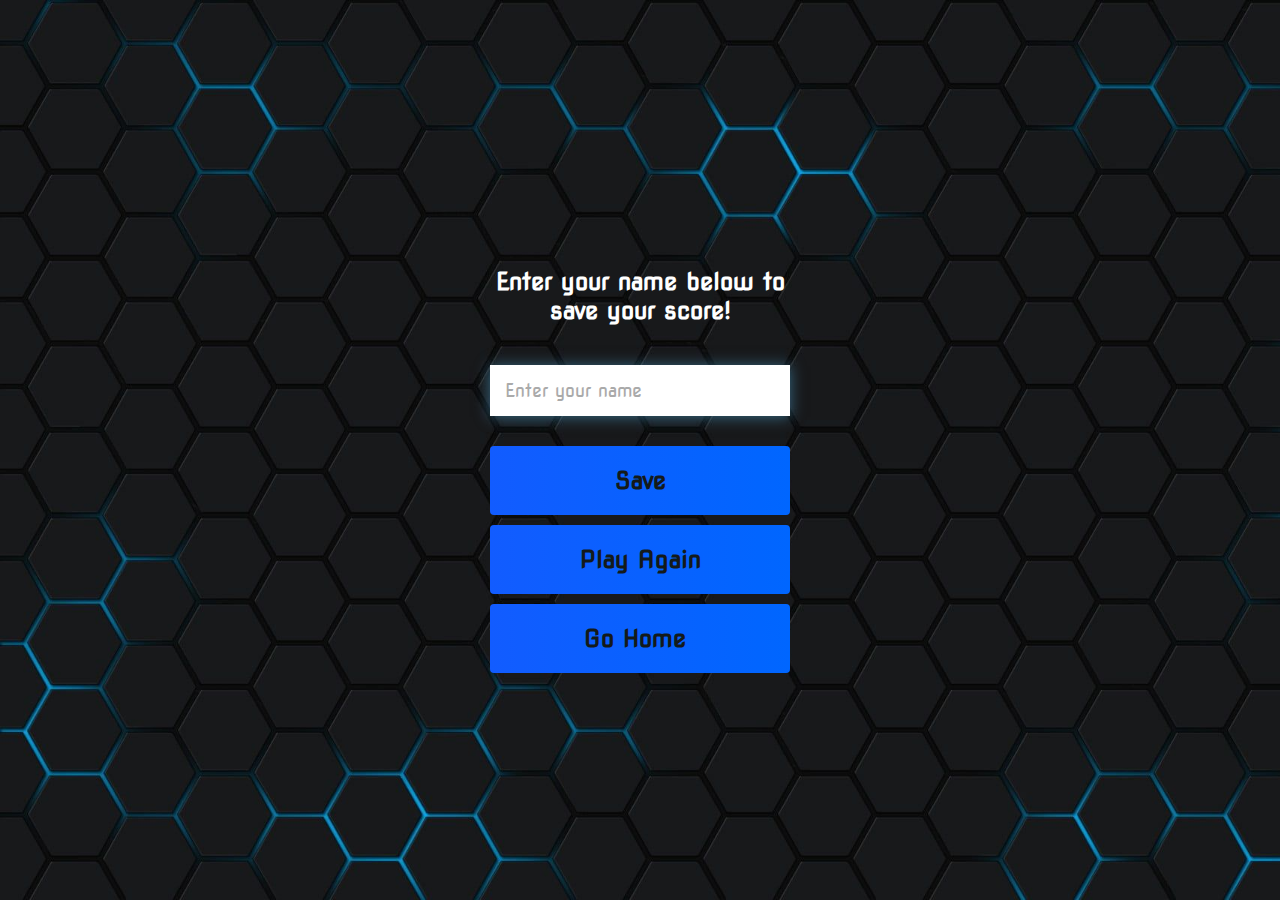
<file: end.html>
<!DOCTYPE html>
<html lang="en">
<head>
    <meta charset="UTF-8">
    <meta http-equiv="X-UA-Compatible" content="IE=edge">
    <meta name="viewport" content="width=device-width, initial-scale=1.0">
    <title>Document</title>
    <link rel="stylesheet" href="style.css">
    <link rel="stylesheet" href="https://use.fontawesome.com/releases/v5.15.2/css/all.css" integrity="sha384-vSIIfh2YWi9wW0r9iZe7RJPrKwp6bG+s9QZMoITbCckVJqGCCRhc+ccxNcdpHuYu" crossorigin="anonymous">
</head>
<body>
    <div class="container">
        <div id="end" class="flex-center flex-column">
            <h1 id="finalScore">0</h1>
            <form class="end-form-container">
                <h2 id="end-text">Enter your name below to save your score!</h2>
                <input type="text" name="name" id="username" placeholder="Enter your name">
                <button class="btn" id="saveScoreBtn" type="submit" onclick="saveHighScore(event)" disabled>Save</button>
            </form>
            <a href="game.html" class="btn">Play Again</a>
            <a href="index.html" class="btn">Go Home<i class="fas fa-home"></i></a>
        </div>
    </div>
    <script src="end.js"></script>
</body>
</html>
</file>
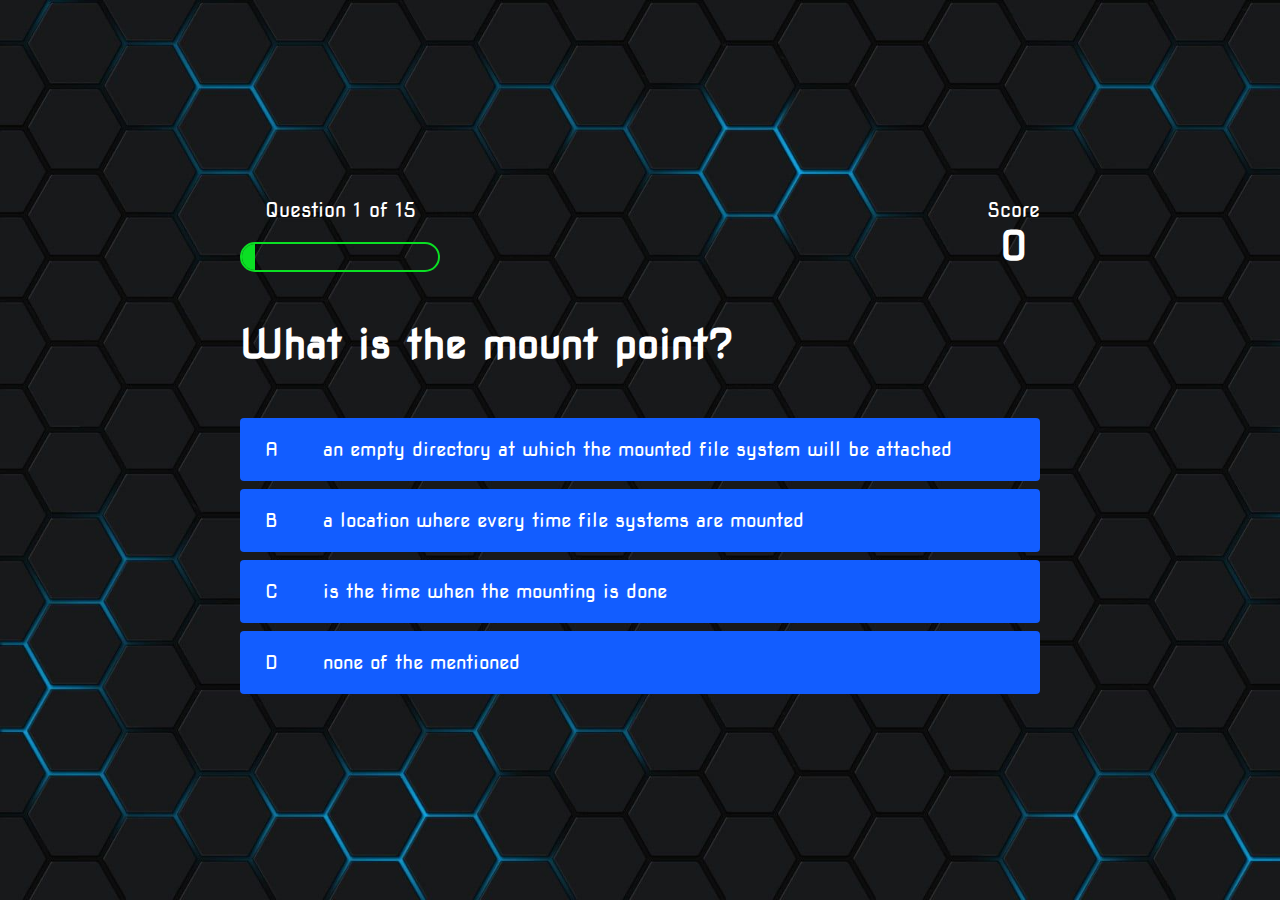
<file: game.html>
<!DOCTYPE html>
<html lang="en">
<head>
    <meta charset="UTF-8">
    <meta http-equiv="X-UA-Compatible" content="IE=edge">
    <meta name="viewport" content="width=device-width, initial-scale=1.0">
    <title>Quiz Page</title>
</head>
<link rel="stylesheet" href="style.css">
<link rel="stylesheet" href="game.css">
<body>
    <div class="container">
        <div id="game" class="justify-center flex-column">
            <div id="hud">
                <div class="hud-item">
                    <p id="progressText" class="hud-prefix">
                        Question
                    </p>
                    <div id="progressBar">
                        <div id="progressBarFull"></div>
                    </div>
                </div>
                <div class="hud-item">
                    <p class="hud-prefix">
                        Score
                    </p>
                    <h1 class="hud-main-text" id="score">
                        0
                    </h1>
                </div>
            </div>
            <h1 id="question">What is the answer to this question</h1>
            <div class="choice-container">
                <p class="choice-prefix">A</p>
                <p class="choice-text" data-number="1">Choice 1</p>
            </div>
            <div class="choice-container">
                <p class="choice-prefix">B</p>
                <p class="choice-text" data-number="2">Choice 2</p>
            </div>
            <div class="choice-container">
                <p class="choice-prefix">C</p>
                <p class="choice-text" data-number="3">Choice 3</p>
            </div>
            <div class="choice-container">
                <p class="choice-prefix">D</p>
                <p class="choice-text" data-number="4">Choice 4</p>
            </div>
        </div>
    </div>
    <script src="game.js"></script>
</body>
</html>
</file>
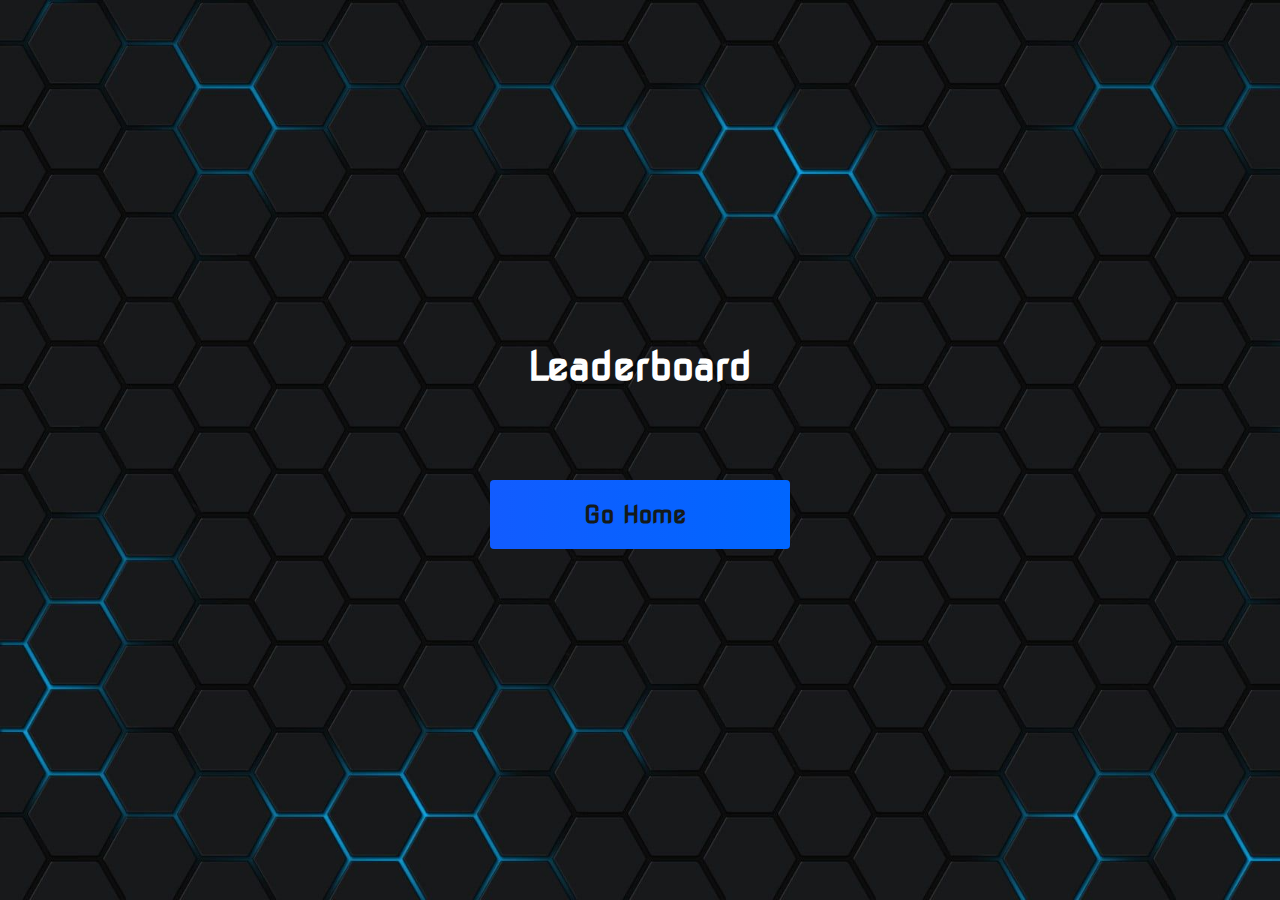
<file: highscores.html>
<!DOCTYPE html>
<html lang="en">
<head>
    <meta charset="UTF-8">
    <meta http-equiv="X-UA-Compatible" content="IE=edge">
    <meta name="viewport" content="width=device-width, initial-scale=1.0">
    <title>High Scores</title>
    <link rel="stylesheet" href="style.css">
    <link rel="stylesheet" href="highscores.css">
    <link rel="stylesheet" href="https://use.fontawesome.com/releases/v5.15.2/css/all.css" integrity="sha384-vSIIfh2YWi9wW0r9iZe7RJPrKwp6bG+s9QZMoITbCckVJqGCCRhc+ccxNcdpHuYu" crossorigin="anonymous">
</head>
<body>
    <div class="container">
        <div id="highScores" class="flex-center flex-column">
            <h1 id="finalScore">Leaderboard</h1>
            <ul id="highScoresList"></ul>
            <a href="index.html" class="btn">Go Home<i class="fas fa-home"></i></a>
        </div>
    </div>
    <script src="highscores.js"></script>
    
</body>
</html>
</file>
<file: style.css>
@import url('https://fonts.googleapis.com/css2?family=Nova+Square&display=swap');

:root {
    /*background-color: rgb(29, 26, 26)*/
    background-image: url('de.jpg');
    background-repeat: no-repeat;
    background-attachment: fixed;
    background-size: cover;
    
}


* {
  box-sizing: border-box;
  margin: 0;
  padding: 0;
  font-size: 62.5%;
  font-family: 'Nova Square', cursive;  
}

#icon {
    width: 50px;
    background-color: grey;
    border-radius: 50%;
    display: flex;
    float: right;
    margin-right: 10px;
    margin-top: 10px;
    cursor: pointer;
  }

h1 {
    font-size: 4rem;
    color: #fff;
    margin-bottom: 5rem;
    font-weight: bold;
}

h2 {
    font-size: 4.2rem;
    margin-bottom: 4rem;
}

.container{
    width: 10vw;
    height: 100vh;
    display: flex;
    justify-content: center;
    align-items: center;
    max-width: 80rem;
    margin: 0 auto;
    padding: 2rem;
    
}

.flex-column{
    display: flex;
    flex-direction: column;
}

.flex-center {
    justify-content: center;
    align-items: center;
}

.justify-center {
    justify-content: center;
}

.text-center {
    text-align: center;
}

.hidden {
    display: none;
}

.btn {
    font-size: 2.4rem;
    padding: 2rem 0;
    width: 30rem;
    text-align: center;
    margin-bottom: 1rem;
    text-decoration: none;
    color: rgb(20, 26, 26);
    background: linear-gradient(90deg, rgb(18, 92, 255) 0%, rgb(0, 102, 255) 100%);
    border-radius: 4px;
    font-weight: bold;
}

.btn:hover {
    cursor: pointer;
    box-shadow: 0 0.4rem 1.4rem 0 rgba(8, 114, 244, 0.6);
    transition: transform 150ms;
    transform: scale(1.03);
    font-weight: bold;
}

.btn[disabled]:hover {
    cursor: not-allowed;
    box-shadow: none;
    transform: none;
}

#highscore-btn {
    background: linear-gradient(90deg, rgb(255, 247, 9) 0%, rgb(240, 221, 6) 100%);
}

#highscore-btn:hover {
    box-shadow: 0 0.4rem 1.4rem 0 rgba(255, 255, 0, 0.5);
}

.fa-crown {
    font-size: 2.5rem;
    margin-left: 1rem;
}

/* End Page */
.end-form-container {
    width: 100%;
    display: flex;
    flex-direction: column;
    align-items: center;
    max-width: 30rem;
}

input {
    margin-bottom: 1rem;
    width: 20rem;
    padding: 1.5rem;
    font-size: 1.8rem;
    border: none;
    box-shadow: 0 0.1rem 1.4rem 0 rgba(86,185,235,0.5);
}

input::placeholder{
    color: #aaa;
}

#username {
    margin-bottom: 3rem;
    width: 100%;
    outline: none;
}

#end-text {
    font-size: 2.4rem;
    color: #fff;
    text-align: center;
}

#saveScoreBtn {
    border: none;
}

.fa-home {
    margin-left: 1rem;
    font-size: 2rem;
    color: rgb(28,26,26);
}
</file>
<file: game.css>
body{
    color: #fff;
}

.choice-container {
    display: flex;
    margin-bottom: 0.8rem;
    width: 100%;
    border-radius: 4px;
    background: rgb(18,93,255);
    font-size: 3rem;
    min-width: 80rem;
}

.choice-container:hover {
    cursor: pointer;
    box-shadow: 0 0.4rem 1.4rem 0 rgba(6, 103, 247, 0.5);
    transform: scale(1.02);
    transform: transform 100ms;
}

.choice-prefix {
    padding: 2rem 2.5rem;
    color: white;
}

.choice-text {
    padding: 2rem;
    width: 100%;
}

.correct {
    background: linear-gradient(32deg, rgba(11,223, 36) 0%, rgb(41,232,111) 100%);
}

.incorrect {
    background: linear-gradient(32deg, rgba(230,29,29,1) 0%, rgb(224,11,11, 1) 100%);
}

/* Heads up display */
#hud {
    display: flex;
    justify-content: space-between;
}

.hud-prefix {
    text-align: center;
    font-size: 2rem;
}

.hud-main-text {
    text-align: center;
}

#progressBar {
    width: 20rem;
    height: 3rem;
    border: 0.2rem solid rgba(11,223, 36);
    margin-top: 2rem;
    border-radius: 50px;
    overflow: hidden;
}

#progressBarFull {
    height: 100%;
    background: rgb(11,223, 36);
    width: 0%;
}

@media screen and (max-width: 768px) {
    .choice-container{
        min-width: 40rem;
    }
}
</file>
<file: highscores.css>
body {
    color: #fff;
}

#highScoresList {
    list-style: none;
    margin-bottom: 4rem;
}

.high-score {
    font-size: 2.8rem;
    margin-bottom: 0.5rem;
}
</file>
